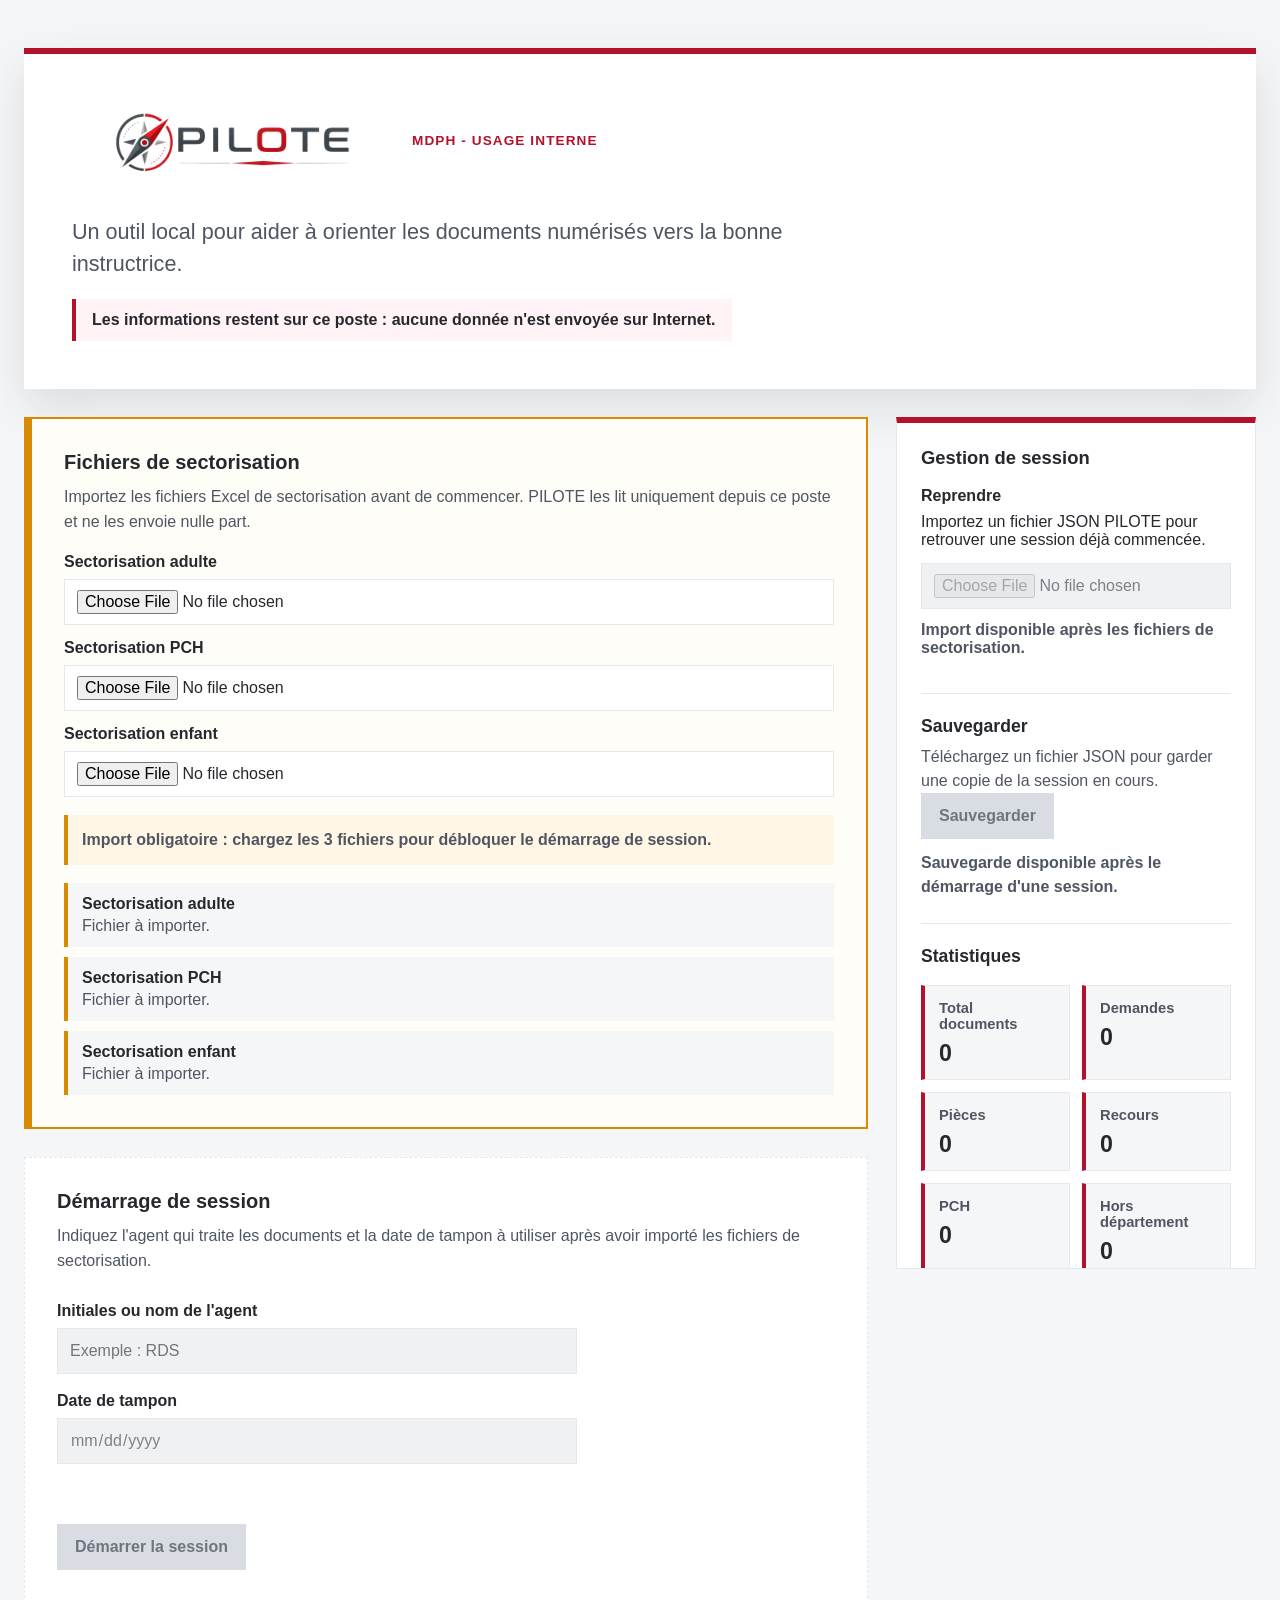
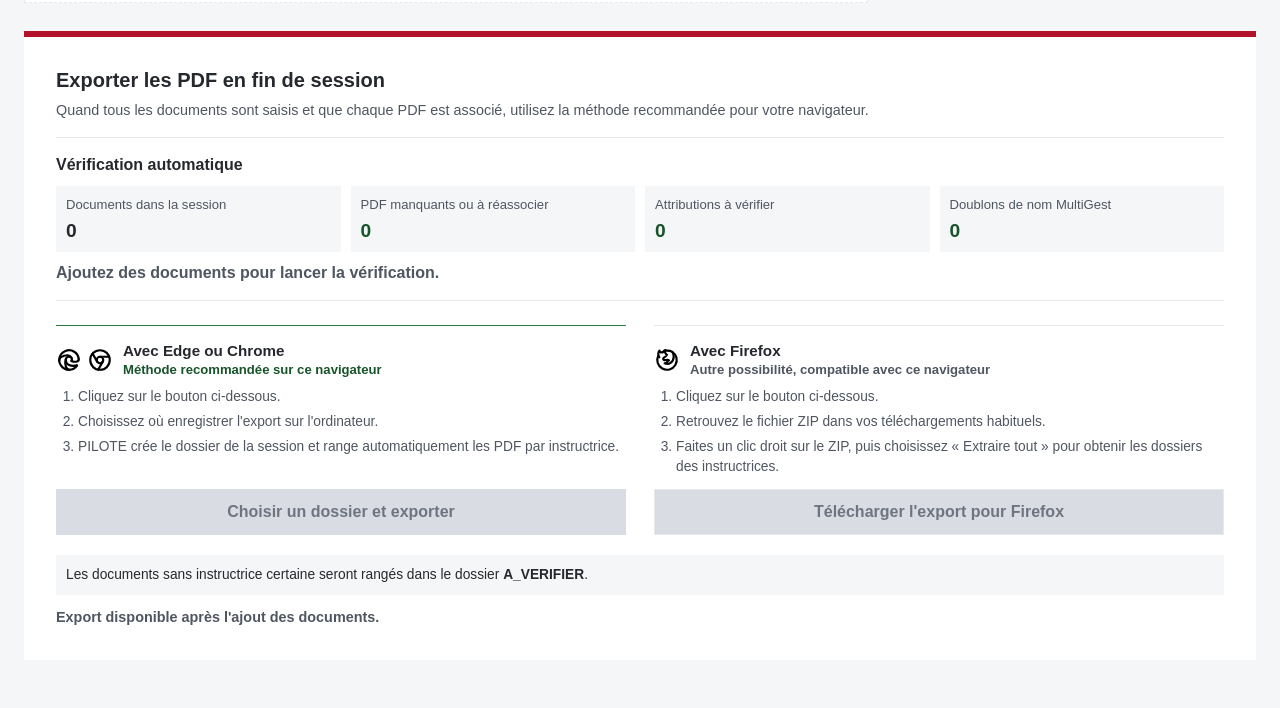
<file: index.html>
<!doctype html>
<html lang="fr">
  <head>
    <meta charset="UTF-8" />
    <meta name="viewport" content="width=device-width, initial-scale=1.0" />
    <title>PILOTE - Outil local de sectorisation</title>
    <link rel="icon" type="image/png" href="assets/favicon.png" />
    <link rel="stylesheet" href="style.css" />
    <script src="libs/xlsx.full.min.js" defer></script>
    <script src="libs/jszip.min.js" defer></script>
    <script src="app.js" defer></script>
  </head>
  <body>
    <main class="page-principale">
      <header class="bloc-presentation" aria-labelledby="app-title">
        <div class="ligne-logo">
          <img class="logo-pilote" src="assets/logo-header.png" alt="PILOTE" />
          <div class="texte-a-cote-du-logo">
            <p class="mention-usage-interne">MDPH - usage interne</p>
            <h1 id="app-title" class="titre-cache-pour-accessibilite">
              PILOTE
            </h1>
          </div>
        </div>

        <p class="texte-presentation">
          Un outil local pour aider à orienter les documents numérisés vers la
          bonne instructrice.
        </p>

        <p class="message-confidentialite">
          Les informations restent sur ce poste : aucune donnée n'est envoyée
          sur Internet.
        </p>
      </header>

      <div class="organisation-application">
        <div class="colonne-manipulations">
          <section class="zone-excel" aria-labelledby="excel-title">
            <h2 id="excel-title">Fichiers de sectorisation</h2>
            <p>
              Importez les fichiers Excel de sectorisation avant de commencer.
              PILOTE les lit uniquement depuis ce poste et ne les envoie nulle
              part.
            </p>

            <div class="liste-imports-excel">
              <div class="bloc-import-excel">
                <label for="fichier-sectorisation-adulte">
                  Sectorisation adulte
                </label>
                <input
                  id="fichier-sectorisation-adulte"
                  type="file"
                  accept=".xlsx,.xls"
                  aria-describedby="message-import-excel"
                />
              </div>

              <div class="bloc-import-excel">
                <label for="fichier-sectorisation-pch">Sectorisation PCH</label>
                <input
                  id="fichier-sectorisation-pch"
                  type="file"
                  accept=".xlsx,.xls"
                  aria-describedby="message-import-excel"
                />
              </div>

              <div class="bloc-import-excel">
                <label for="fichier-sectorisation-enfant">
                  Sectorisation enfant
                </label>
                <input
                  id="fichier-sectorisation-enfant"
                  type="file"
                  accept=".xlsx,.xls"
                  aria-describedby="message-import-excel"
                />
              </div>
            </div>

            <p
              id="message-import-excel"
              class="message-import-excel"
              aria-live="polite"
            >
              Import obligatoire : chargez les 3 fichiers pour débloquer le
              démarrage de session.
            </p>

            <ul id="liste-fichiers-excel" class="liste-fichiers-excel"></ul>
          </section>

          <section class="zone-demarrage-session" aria-labelledby="start-title">
            <h2 id="start-title">Démarrage de session</h2>
            <p>
              Indiquez l'agent qui traite les documents et la date de tampon à
              utiliser après avoir importé les fichiers de sectorisation.
            </p>

            <form
              id="formulaire-demarrage-session"
              class="formulaire-demarrage-session"
              novalidate
            >
              <div class="champ-formulaire">
                <label for="champ-agent">Initiales ou nom de l'agent</label>
                <input
                  id="champ-agent"
                  name="agent"
                  type="text"
                  autocomplete="off"
                  placeholder="Exemple : RDS"
                  aria-required="true"
                  disabled
                />
              </div>

              <div class="champ-formulaire">
                <label for="champ-date-tampon">Date de tampon</label>
                <input
                  id="champ-date-tampon"
                  name="tamponDate"
                  type="date"
                  aria-required="true"
                  disabled
                />
              </div>

              <p
                id="message-erreur-demarrage"
                class="message-erreur-formulaire"
                aria-live="polite"
              ></p>

              <button class="bouton-demarrer-session" type="submit" disabled>
                Démarrer la session
              </button>
            </form>

            <article
              id="carte-session-creee"
              class="carte-session-creee"
              hidden
            >
              <h3>Session créée</h3>
              <dl class="liste-informations-session">
                <div>
                  <dt>Agent</dt>
                  <dd id="valeur-agent-session"></dd>
                </div>
                <div>
                  <dt>Date de tampon</dt>
                  <dd id="valeur-date-session"></dd>
                </div>
                <div>
                  <dt>Session</dt>
                  <dd id="valeur-nom-session"></dd>
                </div>
              </dl>

              <p class="compteur-documents-session">
                Documents dans le lot :
                <span id="nombre-documents-session">0</span>
              </p>
            </article>
          </section>

          <section
            id="zone-documents"
            class="zone-documents"
            aria-labelledby="documents-title"
            hidden
          >
            <h2 id="documents-title">Documents du lot</h2>

            <div class="organisation-documents">
              <section
                class="zone-ajout-document"
                aria-labelledby="ajout-document-title"
              >
                <h3 id="ajout-document-title">Ajouter un document</h3>

                <form
                  id="formulaire-document"
                  class="formulaire-document"
                  novalidate
                >
                  <div class="champ-formulaire">
                    <label for="champ-nom-multigest">Nom MultiGest</label>
                    <input
                      id="champ-nom-multigest"
                      name="multigestFileName"
                      type="text"
                      autocomplete="off"
                      placeholder="Nom du document dans MultiGest"
                      aria-required="true"
                    />
                  </div>

                  <div class="champ-formulaire">
                    <label for="champ-public">Public</label>
                    <select
                      id="champ-public"
                      name="publicType"
                      aria-required="true"
                    >
                      <option value="">Sélectionner</option>
                      <option value="adulte">Adulte</option>
                      <option value="enfant">Enfant</option>
                    </select>
                  </div>

                  <div class="champ-formulaire">
                    <label for="champ-type-document">Type de document</label>
                    <select
                      id="champ-type-document"
                      name="documentType"
                      aria-required="true"
                    >
                      <option value="">Sélectionner</option>
                      <option value="demande">Demande</option>
                      <option value="piece_complementaire">
                        Pièce complémentaire
                      </option>
                      <option value="recours">Recours</option>
                    </select>
                  </div>

                  <div class="champ-formulaire">
                    <label for="champ-ville">Ville</label>
                    <input
                      id="champ-ville"
                      name="city"
                      type="text"
                      autocomplete="off"
                      list="suggestions-villes"
                      placeholder="Ville de résidence"
                    />
                    <datalist id="suggestions-villes"></datalist>
                  </div>

                  <div class="champ-formulaire">
                    <label for="champ-gevasco">École / GEVASCO</label>
                    <input
                      id="champ-gevasco"
                      name="gevascoSchoolOrCity"
                      type="text"
                      autocomplete="off"
                      list="suggestions-ecoles-gevasco"
                      placeholder="École ou ville GEVASCO si besoin"
                    />
                    <datalist id="suggestions-ecoles-gevasco"></datalist>
                  </div>

                  <div class="champ-formulaire">
                    <label for="champ-instructrice-manuelle">
                      Instructrice (à compléter uniquement si la recherche
                      n'aboutit pas ou pour une situation particulière)
                    </label>
                    <input
                      id="champ-instructrice-manuelle"
                      name="manualInstructor"
                      type="text"
                      autocomplete="off"
                      list="suggestions-instructrices"
                      placeholder="À remplir seulement si besoin"
                    />
                    <datalist id="suggestions-instructrices"></datalist>
                  </div>

                  <div class="champ-formulaire">
                    <label for="champ-pdf-document">PDF associé</label>
                    <input
                      id="champ-pdf-document"
                      name="pdfFile"
                      type="file"
                      accept="application/pdf,.pdf"
                    />
                    <p id="message-pdf-actuel" class="message-pdf-actuel"></p>
                  </div>

                  <div class="cases-formulaire">
                    <label>
                      <input id="champ-pch" name="pchOnly" type="checkbox" />
                      PCH uniquement
                    </label>

                    <label>
                      <input
                        id="champ-hors-departement"
                        name="outOfDepartment"
                        type="checkbox"
                      />
                      Hors département
                    </label>
                  </div>

                  <p
                    id="message-erreur-document"
                    class="message-erreur-formulaire"
                    aria-live="polite"
                  ></p>

                  <button class="bouton-ajouter-document" type="submit">
                    Ajouter le document
                  </button>

                  <button
                    id="bouton-annuler-modification"
                    class="bouton-annuler-modification"
                    type="button"
                    hidden
                  >
                    Annuler la modification
                  </button>
                </form>
              </section>

              <section
                class="zone-liste-documents"
                aria-labelledby="liste-documents-title"
              >
                <h3 id="liste-documents-title">
                  Documents ajoutés (<span id="nombre-documents-liste">0</span>)
                </h3>
                <div
                  class="filtres-documents"
                  aria-label="Recherche et filtres des documents"
                >
                  <label class="champ-filtre-recherche">
                    Rechercher un nom MultiGest
                    <input
                      id="recherche-documents"
                      type="search"
                      placeholder="Saisir un nom"
                    />
                  </label>

                  <label>
                    Statut PDF
                    <select id="filtre-pdf">
                      <option value="">Tous les PDF</option>
                      <option value="present">PDF associé</option>
                      <option value="manquant">
                        PDF manquant ou à réassocier
                      </option>
                    </select>
                  </label>

                  <label>
                    Instructrice
                    <select id="filtre-instructrice">
                      <option value="">Toutes les instructrices</option>
                    </select>
                  </label>

                  <label>
                    Type de document
                    <select id="filtre-type-document">
                      <option value="">Tous les types</option>
                      <option value="demande">Demande</option>
                      <option value="piece_complementaire">
                        Pièce complémentaire
                      </option>
                      <option value="recours">Recours</option>
                    </select>
                  </label>

                  <button
                    id="bouton-effacer-filtres"
                    class="bouton-effacer-filtres"
                    type="button"
                  >
                    Effacer les filtres
                  </button>
                </div>
                <p
                  id="nombre-resultats-filtres"
                  class="nombre-resultats-filtres"
                  hidden
                ></p>
                <p id="message-liste-vide" class="message-liste-vide">
                  Aucun document ajouté pour le moment.
                </p>
                <p id="message-aucun-resultat" class="message-liste-vide" hidden>
                  Aucun document ne correspond aux filtres sélectionnés.
                </p>
                <div id="liste-documents" class="liste-documents"></div>
              </section>
            </div>
          </section>
        </div>

        <aside
          class="panneau-actions-session"
          aria-labelledby="actions-session-title"
        >
          <h2 id="actions-session-title">Gestion de session</h2>

          <section class="zone-reprise-session">
            <h3>Reprendre</h3>
            <p>
              Importez un fichier JSON PILOTE pour retrouver une session déjà
              commencée.
            </p>
            <input
              id="fichier-session-json"
              type="file"
              accept="application/json,.json"
              disabled
            />
            <p
              id="message-import-session"
              class="message-import-session"
              aria-live="polite"
            >
              Import disponible après les fichiers de sectorisation.
            </p>
          </section>

          <section
            class="zone-sauvegarde-session"
            aria-labelledby="sauvegarde-session-title"
          >
            <h3 id="sauvegarde-session-title">Sauvegarder</h3>
            <p>
              Téléchargez un fichier JSON pour garder une copie de la session en
              cours.
            </p>
            <button
              id="bouton-sauvegarder-session"
              class="bouton-sauvegarder-session"
              type="button"
              disabled
            >
              Sauvegarder
            </button>
            <p
              id="message-sauvegarde-session"
              class="message-sauvegarde-session"
              aria-live="polite"
            >
              Sauvegarde disponible après le démarrage d'une session.
            </p>
          </section>

          <section
            class="zone-statistiques"
            aria-labelledby="statistiques-title"
          >
            <h3 id="statistiques-title">Statistiques</h3>

            <div class="grille-statistiques" aria-label="Statistiques du lot">
              <article class="carte-statistique">
                <span class="libelle-statistique">Total documents</span>
                <strong id="stat-total-documents">0</strong>
              </article>

              <article class="carte-statistique">
                <span class="libelle-statistique">Demandes</span>
                <strong id="stat-demandes">0</strong>
              </article>

              <article class="carte-statistique">
                <span class="libelle-statistique">Pièces</span>
                <strong id="stat-pieces">0</strong>
              </article>

              <article class="carte-statistique">
                <span class="libelle-statistique">Recours</span>
                <strong id="stat-recours">0</strong>
              </article>

              <article class="carte-statistique">
                <span class="libelle-statistique">PCH</span>
                <strong id="stat-pch">0</strong>
              </article>

              <article class="carte-statistique">
                <span class="libelle-statistique">Hors département</span>
                <strong id="stat-hors-departement">0</strong>
              </article>
            </div>

            <div class="bloc-statistiques-instructrices">
              <h4>Par instructrice</h4>
              <p
                id="message-statistiques-instructrices-vide"
                class="message-statistiques-vide"
              >
                Aucun document attribué pour le moment.
              </p>
              <div
                id="liste-statistiques-instructrices"
                class="liste-statistiques-instructrices"
              ></div>
            </div>
          </section>
        </aside>
      </div>

      <section
        class="zone-export-pdf"
        aria-labelledby="export-pdf-title"
      >
        <h2 id="export-pdf-title">Exporter les PDF en fin de session</h2>
        <p class="introduction-export">
          Quand tous les documents sont saisis et que chaque PDF est associé,
          utilisez la méthode recommandée pour votre navigateur.
        </p>

        <section
          class="controle-avant-export"
          aria-labelledby="controle-export-title"
        >
          <h3 id="controle-export-title">Vérification automatique</h3>
          <ul class="liste-controles-export">
            <li>
              <span>Documents dans la session</span>
              <strong id="controle-total-documents">0</strong>
            </li>
            <li>
              <span>PDF manquants ou à réassocier</span>
              <strong id="controle-pdf-manquants">0</strong>
            </li>
            <li>
              <span>Attributions à vérifier</span>
              <strong id="controle-attributions-verifier">0</strong>
            </li>
            <li>
              <span>Doublons de nom MultiGest</span>
              <strong id="controle-doublons">0</strong>
            </li>
          </ul>
          <p
            id="resume-controle-export"
            class="resume-controle-export"
            aria-live="polite"
          >
            Ajoutez des documents pour lancer la vérification.
          </p>
        </section>

        <div class="methodes-export">
          <div id="methode-export-dossiers" class="methode-export">
            <div class="entete-methode-export">
              <span class="navigateurs-export">
                <img src="assets/microsoft-edge.svg" alt="Microsoft Edge" />
                <img src="assets/google-chrome.svg" alt="Google Chrome" />
              </span>
              <span class="titre-methode-export">
                <strong>Avec Edge ou Chrome</strong>
                <small
                  id="statut-export-dossiers"
                  class="statut-methode-export"
                ></small>
              </span>
            </div>

            <ol class="etapes-export">
              <li>Cliquez sur le bouton ci-dessous.</li>
              <li>Choisissez où enregistrer l'export sur l'ordinateur.</li>
              <li>
                PILOTE crée le dossier de la session et range automatiquement
                les PDF par instructrice.
              </li>
            </ol>

            <button
              id="bouton-exporter-dossiers"
              class="bouton-exporter-dossiers"
              type="button"
              disabled
            >
              Choisir un dossier et exporter
            </button>
          </div>

          <div id="methode-export-zip" class="methode-export">
            <div class="entete-methode-export">
              <span class="navigateurs-export">
                <img src="assets/firefox.svg" alt="Mozilla Firefox" />
              </span>
              <span class="titre-methode-export">
                <strong>Avec Firefox</strong>
                <small
                  id="statut-export-zip"
                  class="statut-methode-export"
                ></small>
              </span>
            </div>

            <ol class="etapes-export">
              <li>Cliquez sur le bouton ci-dessous.</li>
              <li>
                Retrouvez le fichier ZIP dans vos téléchargements habituels.
              </li>
              <li>
                Faites un clic droit sur le ZIP, puis choisissez
                « Extraire tout » pour obtenir les dossiers des instructrices.
              </li>
            </ol>

            <button
              id="bouton-exporter-zip"
              class="bouton-exporter-zip"
              type="button"
              disabled
            >
              Télécharger l'export pour Firefox
            </button>
          </div>
        </div>

        <p class="precision-export">
          Les documents sans instructrice certaine seront rangés dans le
          dossier <strong>A_VERIFIER</strong>.
        </p>

        <p
          id="message-export-pdf"
          class="message-export-pdf"
          aria-live="polite"
        >
          Export disponible après l'ajout des documents.
        </p>
      </section>
    </main>
  </body>
</html>
</file>
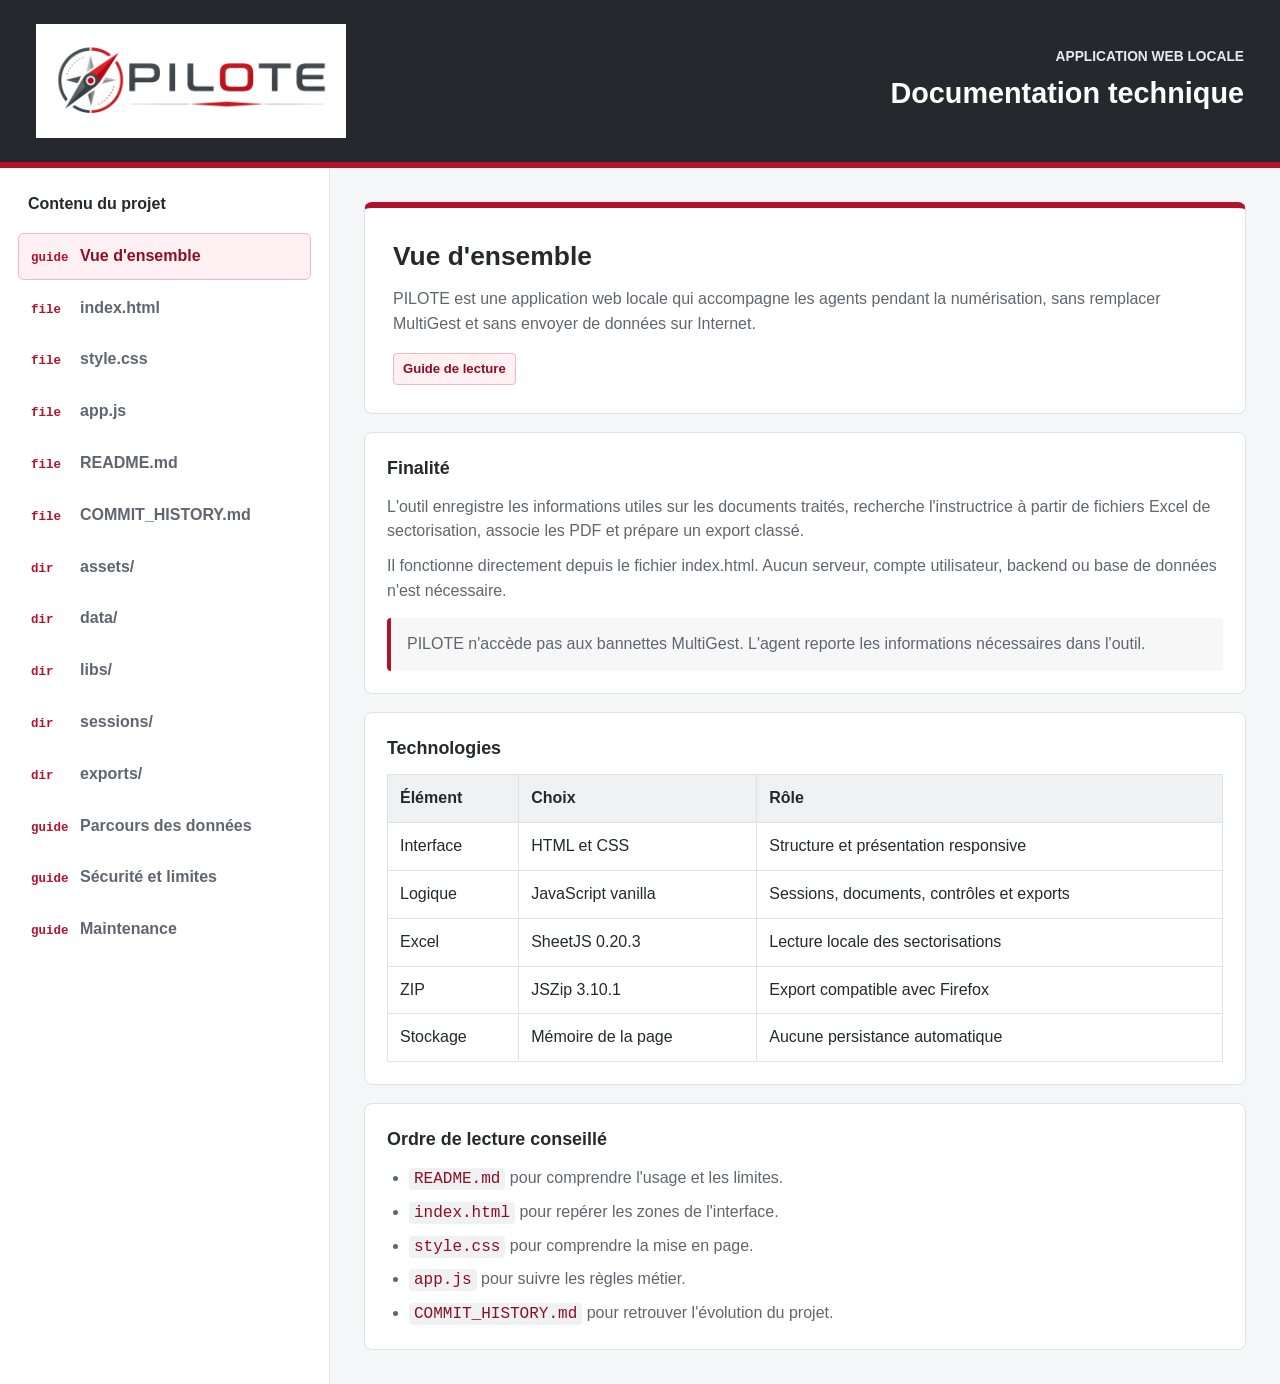
<file: documentation_pilote.html>
<!doctype html>
<html lang="fr">
  <head>
    <meta charset="utf-8" />
    <meta name="viewport" content="width=device-width, initial-scale=1" />
    <title>Documentation technique - PILOTE</title>
    <link rel="icon" href="assets/favicon.png" type="image/png" />
    <style>
      :root {
        --red: #b3122d;
        --red-dark: #8d0e23;
        --red-light: #fff1f3;
        --text: #25282d;
        --muted: #5f6670;
        --border: #dfe2e7;
        --page: #f5f6f8;
        --panel: #ffffff;
        --code: #f0f1f3;
        --success: #18794e;
        --warning: #a15c00;
      }

      * {
        box-sizing: border-box;
      }

      html {
        scroll-behavior: smooth;
      }

      body {
        margin: 0;
        color: var(--text);
        background: var(--page);
        font-family: Arial, Helvetica, sans-serif;
        line-height: 1.55;
      }

      button {
        font: inherit;
      }

      .page-header {
        display: flex;
        align-items: center;
        justify-content: space-between;
        gap: 32px;
        min-height: 116px;
        padding: 24px 36px;
        color: #ffffff;
        background: #25282d;
        border-bottom: 6px solid var(--red);
      }

      .page-header img {
        width: min(310px, 45vw);
        height: auto;
        padding: 10px 14px;
        background: #ffffff;
      }

      .page-header-title {
        text-align: right;
      }

      .page-header-title p,
      .page-header-title h1 {
        margin: 0;
      }

      .page-header-title p {
        color: #e9eaec;
        font-size: 0.86rem;
        font-weight: 700;
        text-transform: uppercase;
      }

      .page-header-title h1 {
        margin-top: 4px;
        font-size: 1.8rem;
      }

      .documentation-layout {
        display: grid;
        grid-template-columns: 330px minmax(0, 1fr);
        min-height: calc(100vh - 116px);
      }

      .navigation-panel {
        padding: 24px 18px;
        overflow: auto;
        background: #ffffff;
        border-right: 1px solid var(--border);
      }

      .navigation-title {
        margin: 0 10px 16px;
        font-size: 1rem;
      }

      .navigation-list {
        display: grid;
        gap: 5px;
      }

      .navigation-button {
        width: 100%;
        padding: 10px 12px;
        color: var(--muted);
        background: transparent;
        border: 1px solid transparent;
        border-radius: 6px;
        cursor: pointer;
        font-weight: 700;
        text-align: left;
      }

      .navigation-button:hover,
      .navigation-button:focus-visible {
        color: var(--red-dark);
        background: var(--red-light);
        outline: none;
      }

      .navigation-button.is-active {
        color: var(--red-dark);
        background: var(--red-light);
        border-color: #efb7c1;
      }

      .navigation-button[data-depth="1"] {
        padding-left: 30px;
      }

      .file-kind {
        display: inline-block;
        min-width: 42px;
        margin-right: 7px;
        color: var(--red);
        font-family: Consolas, "Courier New", monospace;
        font-size: 0.78rem;
      }

      .documentation-content {
        min-width: 0;
        padding: 34px;
      }

      .documentation-content:focus {
        outline: none;
      }

      .documentation-article {
        max-width: 1080px;
        margin: 0 auto;
      }

      .article-header,
      .content-card {
        background: var(--panel);
        border: 1px solid var(--border);
        border-radius: 8px;
      }

      .article-header {
        padding: 28px;
        border-top: 6px solid var(--red);
      }

      .article-header h2,
      .article-header p {
        margin: 0;
      }

      .article-header h2 {
        font-size: 1.65rem;
      }

      .article-header p {
        margin-top: 10px;
        color: var(--muted);
      }

      .article-tag {
        display: inline-block;
        margin-top: 16px;
        padding: 5px 9px;
        color: var(--red-dark);
        background: var(--red-light);
        border: 1px solid #efb7c1;
        border-radius: 4px;
        font-size: 0.82rem;
        font-weight: 700;
      }

      .content-card {
        margin-top: 18px;
        padding: 22px;
      }

      .content-card h3 {
        margin: 0 0 12px;
        font-size: 1.12rem;
      }

      .content-card p {
        margin: 0 0 10px;
        color: var(--muted);
      }

      .content-card p:last-child {
        margin-bottom: 0;
      }

      .content-list {
        margin: 0;
        padding-left: 22px;
        color: var(--muted);
      }

      .content-list li + li {
        margin-top: 8px;
      }

      .information-table {
        width: 100%;
        margin-top: 10px;
        border-collapse: collapse;
      }

      .information-table th,
      .information-table td {
        padding: 11px 12px;
        border: 1px solid var(--border);
        text-align: left;
        vertical-align: top;
      }

      .information-table th {
        color: var(--text);
        background: #f0f1f3;
      }

      code {
        padding: 2px 5px;
        color: var(--red-dark);
        background: var(--code);
        border-radius: 4px;
        font-family: Consolas, "Courier New", monospace;
      }

      .notice {
        margin-top: 14px;
        padding: 14px 16px;
        color: var(--muted);
        background: #f7f7f8;
        border-left: 4px solid var(--red);
        border-radius: 4px;
      }

      .notice.success {
        border-left-color: var(--success);
      }

      .notice.warning {
        border-left-color: var(--warning);
      }

      @media (max-width: 850px) {
        .page-header {
          align-items: flex-start;
          flex-direction: column;
        }

        .page-header-title {
          text-align: left;
        }

        .documentation-layout {
          grid-template-columns: 1fr;
        }

        .navigation-panel {
          max-height: 330px;
          border-right: 0;
          border-bottom: 1px solid var(--border);
        }

        .documentation-content {
          padding: 22px 14px;
        }

        .information-table {
          display: block;
          overflow-x: auto;
        }
      }
    </style>
  </head>
  <body>
    <header class="page-header">
      <img src="assets/logo-header.png" alt="PILOTE" />
      <div class="page-header-title">
        <p>Application web locale</p>
        <h1>Documentation technique</h1>
      </div>
    </header>

    <div class="documentation-layout">
      <aside class="navigation-panel" aria-label="Navigation dans la documentation">
        <h2 class="navigation-title">Contenu du projet</h2>
        <nav id="documentation-navigation" class="navigation-list"></nav>
      </aside>

      <main id="documentation-content" class="documentation-content" tabindex="-1"></main>
    </div>

    <script>
      "use strict";

      const navigationItems = [
        { id: "overview", label: "Vue d'ensemble", kind: "guide", depth: 0 },
        { id: "index", label: "index.html", kind: "file", depth: 0 },
        { id: "style", label: "style.css", kind: "file", depth: 0 },
        { id: "app", label: "app.js", kind: "file", depth: 0 },
        { id: "readme", label: "README.md", kind: "file", depth: 0 },
        { id: "history", label: "COMMIT_HISTORY.md", kind: "file", depth: 0 },
        { id: "assets", label: "assets/", kind: "dir", depth: 0 },
        { id: "data", label: "data/", kind: "dir", depth: 0 },
        { id: "libs", label: "libs/", kind: "dir", depth: 0 },
        { id: "sessions", label: "sessions/", kind: "dir", depth: 0 },
        { id: "exports", label: "exports/", kind: "dir", depth: 0 },
        { id: "workflow", label: "Parcours des données", kind: "guide", depth: 0 },
        { id: "security", label: "Sécurité et limites", kind: "guide", depth: 0 },
        { id: "maintenance", label: "Maintenance", kind: "guide", depth: 0 }
      ];

      const documentationPages = {
        overview: {
          title: "Vue d'ensemble",
          kind: "Guide de lecture",
          summary:
            "PILOTE est une application web locale qui accompagne les agents pendant la numérisation, sans remplacer MultiGest et sans envoyer de données sur Internet.",
          sections: [
            {
              title: "Finalité",
              paragraphs: [
                "L'outil enregistre les informations utiles sur les documents traités, recherche l'instructrice à partir de fichiers Excel de sectorisation, associe les PDF et prépare un export classé.",
                "Il fonctionne directement depuis le fichier index.html. Aucun serveur, compte utilisateur, backend ou base de données n'est nécessaire."
              ],
              notice:
                "PILOTE n'accède pas aux bannettes MultiGest. L'agent reporte les informations nécessaires dans l'outil."
            },
            {
              title: "Technologies",
              table: {
                headers: ["Élément", "Choix", "Rôle"],
                rows: [
                  ["Interface", "HTML et CSS", "Structure et présentation responsive"],
                  ["Logique", "JavaScript vanilla", "Sessions, documents, contrôles et exports"],
                  ["Excel", "SheetJS 0.20.3", "Lecture locale des sectorisations"],
                  ["ZIP", "JSZip 3.10.1", "Export compatible avec Firefox"],
                  ["Stockage", "Mémoire de la page", "Aucune persistance automatique"]
                ]
              }
            },
            {
              title: "Ordre de lecture conseillé",
              list: [
                "<code>README.md</code> pour comprendre l'usage et les limites.",
                "<code>index.html</code> pour repérer les zones de l'interface.",
                "<code>style.css</code> pour comprendre la mise en page.",
                "<code>app.js</code> pour suivre les règles métier.",
                "<code>COMMIT_HISTORY.md</code> pour retrouver l'évolution du projet."
              ]
            }
          ]
        },
        index: {
          title: "index.html",
          kind: "Interface",
          summary:
            "Point d'entrée ouvert par l'agent. Ce fichier contient la structure complète de l'écran et charge les styles, les bibliothèques locales et la logique JavaScript.",
          sections: [
            {
              title: "Zones principales",
              list: [
                "Import obligatoire des trois fichiers de sectorisation.",
                "Démarrage de la session avec l'agent et la date de tampon.",
                "Formulaire d'ajout ou de modification d'un document.",
                "Liste, recherche et filtres des documents.",
                "Gestion de la sauvegarde JSON et statistiques.",
                "Contrôle préalable et choix de la méthode d'export."
              ]
            },
            {
              title: "Chargement local",
              paragraphs: [
                "Le navigateur charge <code>style.css</code>, <code>libs/xlsx.full.min.js</code>, <code>libs/jszip.min.js</code> puis <code>app.js</code>.",
                "Toutes les dépendances sont présentes dans le dossier du projet. Aucune ressource distante n'est appelée."
              ],
              notice:
                "L'ordre des scripts est important : SheetJS et JSZip doivent être disponibles avant l'exécution de app.js."
            }
          ]
        },
        style: {
          title: "style.css",
          kind: "Présentation",
          summary:
            "Feuille de styles unique utilisant la palette institutionnelle rouge, gris et blanc de PILOTE.",
          sections: [
            {
              title: "Principes visuels",
              list: [
                "Rouge PILOTE <code>#b3122d</code> pour l'identité et les actions principales.",
                "Panneaux blancs sur fond gris clair pour faciliter la lecture.",
                "États jaune, vert et rouge pour l'attente, la réussite et les erreurs.",
                "Panneau de session fixe sur les grands écrans.",
                "Liste de documents avec défilement indépendant du formulaire."
              ]
            },
            {
              title: "Responsive",
              table: {
                headers: ["Largeur", "Adaptation"],
                rows: [
                  ["1100 px ou moins", "Réorganisation des contrôles et statistiques"],
                  ["900 px ou moins", "Passage progressif vers une seule colonne"],
                  ["720 px ou moins", "Formulaire et liste empilés"],
                  ["640 px ou moins", "Contrôle d'export sur une colonne"],
                  ["420 px ou moins", "En-tête et logo adaptés aux petits écrans"]
                ]
              }
            }
          ]
        },
        app: {
          title: "app.js",
          kind: "Logique métier",
          summary:
            "Ce fichier contient l'ensemble du fonctionnement de PILOTE. Les fonctions sont regroupées par parcours utilisateur et utilisent des noms explicites.",
          sections: [
            {
              title: "État conservé en mémoire",
              table: {
                headers: ["Objet", "Contenu"],
                rows: [
                  ["<code>currentSession</code>", "Agent, date, identifiant, création et documents"],
                  ["<code>excelData</code>", "Fichiers validés, lignes utiles et suggestions"],
                  ["<code>editedDocumentId</code>", "Document en cours de modification"],
                  ["<code>lastSavedSessionSignature</code>", "Détection des changements non sauvegardés"]
                ]
              }
            },
            {
              title: "Grandes responsabilités",
              list: [
                "Lire et valider les fichiers Excel.",
                "Normaliser les recherches sans accents, tirets ou différences de casse.",
                "Créer et restaurer les sessions.",
                "Ajouter, modifier, supprimer et filtrer les documents.",
                "Déterminer l'instructrice et gérer les situations à vérifier.",
                "Contrôler les PDF et les doublons.",
                "Calculer les statistiques.",
                "Exporter vers des dossiers directs ou un ZIP."
              ]
            },
            {
              title: "Règles de sectorisation",
              table: {
                headers: ["Situation", "Recherche"],
                rows: [
                  ["Adulte", "Ville dans la sectorisation adulte"],
                  ["PCH", "Ville dans la sectorisation PCH"],
                  ["Enfant", "École et ville, puis ville si nécessaire"],
                  ["Recours", "Attribution signalée à vérifier"],
                  ["Hors département", "Attribution signalée à vérifier"],
                  ["Correction manuelle", "Nom saisi par l'agent, rapproché des références Excel"]
                ]
              },
              notice:
                "Une école homonyme située dans une autre ville n'est pas utilisée pour attribuer une instructrice."
            }
          ]
        },
        readme: {
          title: "README.md",
          kind: "Documentation utilisateur",
          summary:
            "Notice principale destinée aux agents, à la DNUM et aux personnes qui découvrent le projet.",
          sections: [
            {
              title: "Contenu",
              list: [
                "Finalité et confidentialité.",
                "Prérequis et procédure d'ouverture.",
                "Parcours d'utilisation complet.",
                "Sectorisation, PDF, sauvegarde et export.",
                "Compatibilité des navigateurs.",
                "Dépannage, limites connues et informations de développement."
              ]
            }
          ]
        },
        history: {
          title: "COMMIT_HISTORY.md",
          kind: "Historique",
          summary:
            "Journal lisible des étapes de développement, des décisions prises et des difficultés rencontrées.",
          sections: [
            {
              title: "Utilité",
              paragraphs: [
                "Ce fichier complète l'historique Git avec une explication fonctionnelle de chaque évolution.",
                "Il permet notamment de retrouver les choix concernant les navigateurs, les sectorisations, la sauvegarde, les PDF et l'ergonomie responsive."
              ]
            }
          ]
        },
        assets: {
          title: "assets/",
          kind: "Ressources graphiques",
          summary:
            "Éléments visuels utilisés par l'application et informations sur leur origine.",
          sections: [
            {
              title: "Fichiers principaux",
              table: {
                headers: ["Fichier", "Rôle"],
                rows: [
                  ["<code>logo-header.png</code>", "Logo PILOTE affiché dans l'en-tête"],
                  ["<code>favicon.png</code>", "Icône de l'onglet du navigateur"],
                  ["<code>empty-icon.svg</code>", "État sans PDF"],
                  ["<code>pdf-icon.svg</code>", "État avec PDF"],
                  ["Icônes des navigateurs", "Présentation des méthodes d'export"],
                  ["<code>README.md</code> et licence", "Provenance et conditions d'utilisation"]
                ]
              }
            }
          ]
        },
        data: {
          title: "data/",
          kind: "Données de référence",
          summary:
            "Emplacement de rangement des sectorisations de travail. Le navigateur ne les charge pas automatiquement.",
          sections: [
            {
              title: "Fichiers présents",
              list: [
                "<code>sectorisation_adulte.xlsx</code>",
                "<code>sectorisation_pch.xlsx</code>",
                "<code>sectorisation_enfant.xlsx</code>"
              ],
              notice:
                "Pour respecter les restrictions de sécurité du navigateur, l'agent sélectionne lui-même chaque fichier à l'ouverture de PILOTE."
            },
            {
              title: "Colonnes reconnues",
              table: {
                headers: ["Sectorisation", "Colonnes attendues"],
                rows: [
                  ["Adulte", "Commune, Assistant de gestion"],
                  ["PCH", "Commune, Instructeur PCH"],
                  ["Enfant", "Nom, Commune, Instructrice enfant"]
                ]
              }
            }
          ]
        },
        libs: {
          title: "libs/",
          kind: "Bibliothèques locales",
          summary:
            "Dépendances tierces livrées avec PILOTE afin que l'application fonctionne sans connexion Internet.",
          sections: [
            {
              title: "Bibliothèques",
              table: {
                headers: ["Fichier", "Rôle", "Licence"],
                rows: [
                  ["<code>xlsx.full.min.js</code>", "Lecture des fichiers Excel avec SheetJS", "Apache 2.0"],
                  ["<code>jszip.min.js</code>", "Création de l'export ZIP", "MIT"]
                ]
              },
              notice:
                "Les fichiers minifiés ne sont pas le code métier de PILOTE. Leur documentation et leur licence sont conservées dans ce dossier."
            }
          ]
        },
        sessions: {
          title: "sessions/",
          kind: "Emplacement réservé",
          summary:
            "Repère prévu pour ranger les sauvegardes JSON si l'organisation locale le souhaite.",
          sections: [
            {
              title: "Comportement réel",
              paragraphs: [
                "Une page web ne peut pas écrire automatiquement dans ce dossier. Le navigateur télécharge la sauvegarde dans l'emplacement configuré par l'utilisateur.",
                "Le JSON contient les informations de la session, mais pas le contenu des PDF."
              ],
              notice:
                "Après restauration d'un JSON, les PDF doivent être associés de nouveau. Une sauvegarde complète avec PDF fait partie des évolutions envisageables."
            }
          ]
        },
        exports: {
          title: "exports/",
          kind: "Emplacement réservé",
          summary:
            "Repère prévu pour ranger les exports. La destination réelle est choisie ou gérée par le navigateur.",
          sections: [
            {
              title: "Selon le navigateur",
              table: {
                headers: ["Navigateur", "Méthode"],
                rows: [
                  ["Edge / Chrome", "Choix d'un dossier puis création directe des sous-dossiers"],
                  ["Firefox", "Téléchargement d'un ZIP à extraire"]
                ]
              }
            },
            {
              title: "Organisation obtenue",
              paragraphs: [
                "Un dossier porte le nom de la session. Chaque instructrice possède ensuite son propre sous-dossier.",
                "Les situations non résolues vont dans <code>A_VERIFIER</code>. Les PDF reprennent le nom MultiGest et utilisent les suffixes <code>_002</code>, <code>_003</code> en cas de doublon."
              ]
            }
          ]
        },
        workflow: {
          title: "Parcours des données",
          kind: "Flux fonctionnel",
          summary:
            "Les données restent dans la page ouverte jusqu'à une action explicite de sauvegarde ou d'export.",
          sections: [
            {
              title: "De l'ouverture à l'export",
              table: {
                headers: ["Étape", "Traitement"],
                rows: [
                  ["1. Excel", "Lecture locale et construction des références"],
                  ["2. Session", "Création d'un espace de travail en mémoire"],
                  ["3. Document", "Saisie et attribution de l'instructrice"],
                  ["4. PDF", "Accès temporaire au fichier sélectionné"],
                  ["5. JSON", "Téléchargement des données structurées sans PDF"],
                  ["6. Export", "Écriture des PDF dans des dossiers ou dans un ZIP"]
                ]
              }
            },
            {
              title: "Absence de transmission réseau",
              paragraphs: [
                "Aucune fonction du projet n'envoie les fichiers vers une API, un serveur ou un service distant.",
                "Les seules lectures concernent les fichiers choisis explicitement par l'agent."
              ],
              notice:
                "La mémoire de la page est temporaire : fermer ou actualiser l'onglet supprime la session non sauvegardée."
            }
          ]
        },
        security: {
          title: "Sécurité et limites",
          kind: "Points de vigilance",
          summary:
            "PILOTE limite les accès au poste et valide les entrées, mais reste soumis au modèle de sécurité des navigateurs.",
          sections: [
            {
              title: "Mesures présentes",
              list: [
                "Validation de la structure des fichiers Excel.",
                "Contrôle de la signature réelle des PDF.",
                "Validation du format des sauvegardes JSON.",
                "Détection des doublons et des attributions incertaines.",
                "Blocage de l'export lorsqu'un PDF manque.",
                "Avertissement avant de quitter une session modifiée."
              ]
            },
            {
              title: "Limites connues",
              list: [
                "Pas de sauvegarde automatique.",
                "Les PDF ne sont pas inclus dans le JSON.",
                "Pas d'accès direct à MultiGest.",
                "Pas de journal d'activité centralisé.",
                "La création directe de dossiers n'est pas disponible dans Firefox.",
                "La qualité des attributions dépend des fichiers Excel importés."
              ],
              notice:
                "Les données utilisées sont potentiellement sensibles. Les règles internes de stockage, de conservation et d'accès restent applicables aux sauvegardes et exports.",
              noticeType: "warning"
            }
          ]
        },
        maintenance: {
          title: "Maintenance",
          kind: "Guide technique",
          summary:
            "Le projet est volontairement réduit à trois fichiers applicatifs principaux et deux bibliothèques tierces.",
          sections: [
            {
              title: "Contrôles après modification",
              list: [
                "Ouvrir <code>index.html</code> dans Edge, Chrome et Firefox.",
                "Importer les trois sectorisations réelles.",
                "Tester adulte, enfant, PCH, recours et hors département.",
                "Tester ajout, modification, suppression, filtres et statistiques.",
                "Sauvegarder puis restaurer une session JSON.",
                "Tester l'export direct et l'export ZIP.",
                "Vérifier l'affichage sur écran large et étroit."
              ]
            },
            {
              title: "Fichiers à mettre à jour ensemble",
              table: {
                headers: ["Modification", "Documentation associée"],
                rows: [
                  ["Comportement utilisateur", "README.md"],
                  ["Évolution fonctionnelle", "COMMIT_HISTORY.md"],
                  ["Architecture ou dépendance", "Cette documentation et les spécifications"],
                  ["Ressource tierce", "Licence et README du dossier concerné"]
                ]
              }
            }
          ]
        }
      };

      const navigation = document.getElementById("documentation-navigation");
      const content = document.getElementById("documentation-content");

      navigationItems.forEach((item) => {
        const button = document.createElement("button");

        button.type = "button";
        button.className = "navigation-button";
        button.dataset.pageId = item.id;
        button.dataset.depth = item.depth;
        button.innerHTML =
          `<span class="file-kind">${item.kind}</span>` +
          `<span>${item.label}</span>`;
        button.addEventListener("click", () => showDocumentationPage(item.id));
        navigation.appendChild(button);
      });

      function showDocumentationPage(pageId) {
        const page = documentationPages[pageId];

        if (!page) {
          return;
        }

        document.querySelectorAll(".navigation-button").forEach((button) => {
          button.classList.toggle("is-active", button.dataset.pageId === pageId);
        });

        content.innerHTML = buildPageHtml(page);
        content.focus({ preventScroll: true });
        window.scrollTo({ top: 0, behavior: "smooth" });
      }

      function buildPageHtml(page) {
        return `
          <article class="documentation-article">
            <header class="article-header">
              <h2>${page.title}</h2>
              <p>${page.summary}</p>
              <span class="article-tag">${page.kind}</span>
            </header>
            ${page.sections.map(buildSectionHtml).join("")}
          </article>
        `;
      }

      function buildSectionHtml(section) {
        const paragraphs = (section.paragraphs || [])
          .map((paragraph) => `<p>${paragraph}</p>`)
          .join("");
        const list = section.list
          ? `<ul class="content-list">${section.list
              .map((item) => `<li>${item}</li>`)
              .join("")}</ul>`
          : "";
        const table = section.table ? buildTableHtml(section.table) : "";
        const notice = section.notice
          ? `<div class="notice ${section.noticeType || ""}">${section.notice}</div>`
          : "";

        return `
          <section class="content-card">
            <h3>${section.title}</h3>
            ${paragraphs}
            ${list}
            ${table}
            ${notice}
          </section>
        `;
      }

      function buildTableHtml(table) {
        const tableHead = table.headers
          .map((header) => `<th>${header}</th>`)
          .join("");
        const tableRows = table.rows
          .map((row) => {
            return `<tr>${row.map((cell) => `<td>${cell}</td>`).join("")}</tr>`;
          })
          .join("");

        return `
          <table class="information-table">
            <thead><tr>${tableHead}</tr></thead>
            <tbody>${tableRows}</tbody>
          </table>
        `;
      }

      showDocumentationPage("overview");
    </script>
  </body>
</html>
</file>
<file: style.css>
:root {
  --rouge-pilote: #b3122d;
  --gris-texte: #25282d;
  --gris-secondaire: #4f5661;
  --gris-bordure: #e6e8ec;
  --gris-fond-page: #f5f6f8;
  --blanc: #ffffff;
  --ombre-legere: 0 18px 45px rgba(37, 40, 45, 0.12);
}

* {
  box-sizing: border-box;
}

body {
  margin: 0;
  min-height: 100vh;
  font-family: Arial, Helvetica, sans-serif;
  color: var(--gris-texte);
  background: var(--gris-fond-page);
}

.page-principale {
  width: min(100%, 1280px);
  margin: 0 auto;
  padding: 48px 24px;
}

.organisation-application {
  display: grid;
  grid-template-columns: minmax(0, 1fr) 360px;
  gap: 28px;
  align-items: start;
}

.colonne-manipulations {
  min-width: 0;
}

.panneau-actions-session {
  position: sticky;
  top: 24px;
  min-width: 0;
  margin-top: 28px;
  max-height: calc(100vh - 48px);
  overflow: auto;
  padding: 24px;
  border: 1px solid var(--gris-bordure);
  border-top: 6px solid var(--rouge-pilote);
  background: var(--blanc);
}

.panneau-actions-session h2 {
  margin-top: 0;
  margin-bottom: 18px;
  font-size: 1.15rem;
}

.bloc-presentation {
  padding: 48px;
  background: var(--blanc);
  border-top: 6px solid var(--rouge-pilote);
  box-shadow: var(--ombre-legere);
}

.ligne-logo {
  display: flex;
  align-items: center;
  gap: 20px;
  margin-bottom: 32px;
}

.texte-a-cote-du-logo {
  min-width: 0;
}

.logo-pilote {
  flex: 0 0 auto;
  width: min(320px, 45vw);
  height: auto;
  max-height: 82px;
  object-fit: contain;
}

.titre-cache-pour-accessibilite {
  position: absolute;
  width: 1px;
  height: 1px;
  padding: 0;
  margin: -1px;
  overflow: hidden;
  clip: rect(0, 0, 0, 0);
  white-space: nowrap;
  border: 0;
}

.mention-usage-interne {
  margin: 0 0 6px;
  color: var(--rouge-pilote);
  font-size: 0.85rem;
  font-weight: 700;
  letter-spacing: 0.08em;
  text-transform: uppercase;
}

h1,
h2,
p {
  margin-top: 0;
}

h1 {
  margin-bottom: 0;
  font-size: clamp(2.4rem, 6vw, 4.5rem);
  line-height: 1;
  letter-spacing: 0;
}

.texte-presentation {
  max-width: 720px;
  margin-bottom: 18px;
  color: var(--gris-secondaire);
  font-size: 1.35rem;
  line-height: 1.5;
}

.message-confidentialite {
  display: inline-flex;
  align-items: center;
  margin-bottom: 0;
  padding: 12px 16px;
  border-left: 4px solid var(--rouge-pilote);
  color: var(--gris-texte);
  background: #fff3f5;
  font-weight: 700;
}

.zone-demarrage-session {
  margin-top: 28px;
  padding: 32px;
  border: 1px dashed var(--gris-bordure);
  background: var(--blanc);
}

.zone-demarrage-session h2 {
  margin-bottom: 10px;
  font-size: 1.25rem;
}

.zone-demarrage-session p {
  margin-bottom: 0;
  color: var(--gris-secondaire);
  line-height: 1.6;
}

.formulaire-demarrage-session {
  display: grid;
  gap: 18px;
  margin-top: 28px;
  max-width: 520px;
}

.zone-reprise-session {
  padding-bottom: 22px;
  border: 1px solid var(--gris-bordure);
  border-width: 0 0 1px;
  background: transparent;
}

.zone-reprise-session h3 {
  margin-top: 0;
  margin-bottom: 8px;
  font-size: 1rem;
}

.zone-reprise-session p {
  margin-bottom: 14px;
}

.zone-reprise-session input {
  width: 100%;
  min-width: 0;
  min-height: 46px;
  padding: 10px 12px;
  border: 1px solid var(--gris-bordure);
  color: var(--gris-texte);
  background: var(--blanc);
  font: inherit;
}

.zone-reprise-session input:disabled {
  color: #7b818a;
  background: #f0f1f3;
  cursor: not-allowed;
}

.message-import-session {
  margin-top: 12px;
  margin-bottom: 0;
  color: var(--gris-secondaire);
  font-weight: 700;
}

.message-import-session-ok {
  color: #18542a;
}

.message-import-session-erreur {
  color: var(--rouge-pilote);
}

.champ-formulaire {
  display: grid;
  gap: 8px;
}

.champ-formulaire label {
  font-weight: 700;
}

.champ-formulaire input,
.champ-formulaire select {
  width: 100%;
  min-height: 46px;
  padding: 10px 12px;
  border: 1px solid var(--gris-bordure);
  color: var(--gris-texte);
  background: var(--blanc);
  font: inherit;
}

.champ-formulaire input:focus,
.champ-formulaire select:focus {
  outline: 3px solid #f7c8d1;
  border-color: var(--rouge-pilote);
}

.champ-formulaire input:disabled,
.champ-formulaire select:disabled {
  color: #7b818a;
  background: #f0f1f3;
  cursor: not-allowed;
}

.message-pdf-actuel {
  margin-bottom: 0;
  color: var(--gris-secondaire);
  font-size: 0.92rem;
}

.message-erreur-formulaire {
  min-height: 24px;
  margin-bottom: 0;
  color: var(--rouge-pilote);
  font-weight: 700;
}

.bouton-demarrer-session,
.bouton-ajouter-document,
.bouton-annuler-modification,
.bouton-modifier-document,
.bouton-supprimer-document,
.bouton-sauvegarder-session,
.bouton-exporter-dossiers,
.bouton-exporter-zip {
  width: fit-content;
  min-height: 46px;
  padding: 12px 18px;
  border: 0;
  color: var(--blanc);
  background: var(--rouge-pilote);
  font: inherit;
  font-weight: 700;
  cursor: pointer;
}

.bouton-demarrer-session:disabled,
.bouton-ajouter-document:disabled,
.bouton-sauvegarder-session:disabled,
.bouton-exporter-dossiers:disabled,
.bouton-exporter-zip:disabled {
  color: #6f7580;
  background: #d9dde3;
  cursor: not-allowed;
}

.bouton-annuler-modification,
.bouton-modifier-document,
.bouton-supprimer-document,
.bouton-exporter-zip {
  border: 1px solid var(--gris-bordure);
  color: var(--gris-texte);
  background: var(--blanc);
}

.bouton-exporter-zip:disabled {
  color: #6f7580;
  background: #d9dde3;
}

.zone-export-pdf {
  margin-top: 28px;
  padding: 32px;
  border-top: 6px solid var(--rouge-pilote);
  background: var(--blanc);
}

.zone-export-pdf h2 {
  margin-top: 0;
  margin-bottom: 8px;
  font-size: 1.25rem;
}

.introduction-export {
  margin: 0 0 16px;
  color: var(--gris-secondaire);
  font-size: 0.9rem;
  line-height: 1.5;
}

.controle-avant-export {
  margin-bottom: 24px;
  padding: 18px 0;
  border-top: 1px solid var(--gris-bordure);
  border-bottom: 1px solid var(--gris-bordure);
}

.controle-avant-export h3 {
  margin: 0 0 12px;
  font-size: 1rem;
}

.liste-controles-export {
  display: grid;
  grid-template-columns: repeat(4, minmax(0, 1fr));
  gap: 10px;
  margin: 0;
  padding: 0;
  list-style: none;
}

.liste-controles-export li {
  display: grid;
  gap: 6px;
  min-width: 0;
  padding: 10px;
  background: var(--gris-fond-page);
}

.liste-controles-export span {
  color: var(--gris-secondaire);
  font-size: 0.82rem;
  line-height: 1.35;
}

.valeur-controle-export {
  font-size: 1.2rem;
}

.valeur-controle-export-information {
  color: var(--gris-texte);
}

.valeur-controle-export-success {
  color: #18542a;
}

.valeur-controle-export-warning {
  color: #8a5200;
}

.valeur-controle-export-error {
  color: var(--rouge-pilote);
}

.resume-controle-export {
  margin: 12px 0 0;
  color: var(--gris-secondaire);
  font-weight: 700;
}

.resume-controle-export-ok {
  color: #18542a;
}

.resume-controle-export-attention {
  color: #8a5200;
}

.resume-controle-export-erreur {
  color: var(--rouge-pilote);
}

.methodes-export {
  display: grid;
  grid-template-columns: repeat(2, minmax(0, 1fr));
  gap: 28px;
}

.methode-export {
  display: flex;
  flex-direction: column;
  min-width: 0;
  padding-top: 16px;
  border-top: 1px solid var(--gris-bordure);
}

.methode-export-recommandee {
  border-top-color: #267a3e;
}

.entete-methode-export {
  display: flex;
  gap: 10px;
  align-items: center;
  color: var(--gris-texte);
}

.titre-methode-export {
  display: grid;
  gap: 3px;
}

.titre-methode-export strong {
  color: var(--gris-texte);
  font-size: 0.95rem;
}

.navigateurs-export {
  display: flex;
  gap: 5px;
}

.navigateurs-export img {
  width: 26px;
  height: 26px;
}

.statut-methode-export {
  color: var(--gris-secondaire);
  font-size: 0.82rem;
  font-weight: 700;
}

.methode-export-recommandee .statut-methode-export {
  color: #18542a;
}

.etapes-export {
  flex: 1;
  margin: 10px 0 12px;
  padding-left: 22px;
  color: var(--gris-secondaire);
  font-size: 0.86rem;
  line-height: 1.45;
}

.etapes-export li + li {
  margin-top: 5px;
}

.bouton-exporter-dossiers,
.bouton-exporter-zip {
  width: 100%;
}

.precision-export {
  margin: 20px 0 0;
  padding: 10px;
  color: var(--gris-texte);
  background: var(--gris-fond-page);
  font-size: 0.86rem;
  line-height: 1.45;
}

.message-export-pdf {
  margin: 12px 0 0;
  color: var(--gris-secondaire);
  font-size: 0.9rem;
  font-weight: 700;
  line-height: 1.45;
}

.message-export-pdf-ok {
  color: #18542a;
}

.message-export-pdf-erreur {
  color: var(--rouge-pilote);
}

.bouton-demarrer-session:not(:disabled):hover,
.bouton-demarrer-session:not(:disabled):focus,
.bouton-ajouter-document:not(:disabled):hover,
.bouton-ajouter-document:not(:disabled):focus,
.bouton-sauvegarder-session:not(:disabled):hover,
.bouton-sauvegarder-session:not(:disabled):focus,
.bouton-exporter-dossiers:not(:disabled):hover,
.bouton-exporter-dossiers:not(:disabled):focus {
  background: #8f0f25;
}

.bouton-annuler-modification:hover,
.bouton-annuler-modification:focus,
.bouton-modifier-document:hover,
.bouton-modifier-document:focus,
.bouton-effacer-filtres:hover,
.bouton-effacer-filtres:focus,
.bouton-exporter-zip:not(:disabled):hover,
.bouton-exporter-zip:not(:disabled):focus {
  border-color: var(--rouge-pilote);
  color: var(--rouge-pilote);
}

.bouton-supprimer-document:hover,
.bouton-supprimer-document:focus {
  border-color: var(--rouge-pilote);
  color: var(--blanc);
  background: var(--rouge-pilote);
}

.bouton-demarrer-session:focus,
.bouton-ajouter-document:focus,
.bouton-annuler-modification:focus,
.bouton-modifier-document:focus,
.bouton-supprimer-document:focus,
.bouton-sauvegarder-session:focus,
.bouton-effacer-filtres:focus,
.bouton-exporter-dossiers:focus,
.bouton-exporter-zip:focus {
  outline: 3px solid #f7c8d1;
  outline-offset: 2px;
}

input:focus-visible,
select:focus-visible,
button:focus-visible {
  outline: 3px solid #f7c8d1;
  outline-offset: 2px;
}

.carte-session-creee {
  margin-top: 28px;
  padding: 24px;
  border-left: 6px solid var(--rouge-pilote);
  background: var(--gris-fond-page);
}

.carte-session-creee h3 {
  margin-top: 0;
  margin-bottom: 18px;
  font-size: 1.15rem;
}

.liste-informations-session {
  display: grid;
  gap: 14px;
  margin: 0;
}

.liste-informations-session div {
  display: grid;
  gap: 4px;
}

.liste-informations-session dt {
  color: var(--gris-secondaire);
  font-weight: 700;
}

.liste-informations-session dd {
  margin: 0;
  color: var(--gris-texte);
  font-size: 1.1rem;
}

.compteur-documents-session {
  margin-top: 20px;
  padding-top: 18px;
  border-top: 1px solid var(--gris-bordure);
  color: var(--gris-texte);
  font-weight: 700;
}

.zone-excel {
  margin-top: 28px;
  padding: 32px;
  border: 2px solid #d88a00;
  border-left: 8px solid #d88a00;
  background: #fffdf8;
  transition:
    border-color 180ms ease,
    background-color 180ms ease;
}

.zone-excel-validee {
  border-color: #267a3e;
  background: #f7fcf8;
}

.zone-excel h2 {
  margin-bottom: 10px;
  font-size: 1.25rem;
}

.zone-excel p {
  margin-bottom: 18px;
  color: var(--gris-secondaire);
  line-height: 1.6;
}

.liste-imports-excel {
  display: grid;
  gap: 14px;
  margin-bottom: 18px;
}

.bloc-import-excel {
  display: grid;
  gap: 8px;
}

.bloc-import-excel label {
  font-weight: 700;
}

.bloc-import-excel input {
  width: 100%;
  min-width: 0;
  min-height: 46px;
  padding: 10px 12px;
  border: 1px solid var(--gris-bordure);
  color: var(--gris-texte);
  background: var(--blanc);
  font: inherit;
}

.bloc-import-excel input:focus {
  outline: 3px solid #f7c8d1;
  border-color: var(--rouge-pilote);
}

.message-import-excel {
  margin-bottom: 18px;
  padding: 12px 14px;
  font-weight: 700;
}

.message-import-excel-attente {
  border-left: 4px solid #d88a00;
  color: #6a4300;
  background: #fff6e5;
}

.message-import-excel-ok {
  border-left: 4px solid #267a3e;
  color: #18542a;
  background: #edf8f0;
}

.liste-fichiers-excel {
  display: grid;
  gap: 10px;
  margin: 0;
  padding: 0;
  list-style: none;
}

.statut-fichier-excel {
  padding: 12px 14px;
  border-left: 4px solid var(--gris-bordure);
  background: var(--gris-fond-page);
}

.statut-fichier-excel strong {
  display: block;
  margin-bottom: 4px;
}

.statut-fichier-excel span {
  color: var(--gris-secondaire);
}

.statut-fichier-excel.ok {
  border-left-color: #267a3e;
}

.statut-fichier-excel.loading {
  border-left-color: #b36b00;
}

.statut-fichier-excel.error {
  border-left-color: var(--rouge-pilote);
}

.statut-fichier-excel.waiting {
  border-left-color: #d88a00;
}

.zone-documents {
  margin-top: 28px;
  padding: 32px;
  background: var(--blanc);
}

.zone-documents h2 {
  margin-bottom: 24px;
  font-size: 1.25rem;
}

.zone-sauvegarde-session {
  margin-top: 22px;
}

.zone-sauvegarde-session h3 {
  margin-top: 0;
  margin-bottom: 8px;
  font-size: 1.1rem;
}

.zone-sauvegarde-session p {
  margin-bottom: 0;
  color: var(--gris-secondaire);
  line-height: 1.5;
}

.message-sauvegarde-session {
  margin-top: 12px;
  margin-bottom: 0;
  min-height: 22px;
  color: var(--gris-secondaire);
  font-weight: 700;
}

.zone-statistiques {
  margin-top: 24px;
  padding-top: 22px;
  border-top: 1px solid var(--gris-bordure);
}

.zone-statistiques h3 {
  margin-top: 0;
  margin-bottom: 18px;
  font-size: 1.1rem;
}

.grille-statistiques {
  display: grid;
  grid-template-columns: repeat(2, minmax(0, 1fr));
  gap: 12px;
}

.carte-statistique {
  min-height: 78px;
  padding: 14px;
  border: 1px solid var(--gris-bordure);
  border-left: 4px solid var(--rouge-pilote);
  background: var(--gris-fond-page);
}

.libelle-statistique {
  display: block;
  margin-bottom: 10px;
  color: var(--gris-secondaire);
  font-size: 0.92rem;
  font-weight: 700;
}

.carte-statistique strong {
  color: var(--gris-texte);
  font-size: 1.45rem;
  line-height: 1;
}

.bloc-statistiques-instructrices {
  margin-top: 24px;
}

.bloc-statistiques-instructrices h4 {
  margin: 0 0 12px;
  font-size: 1rem;
}

.message-statistiques-vide {
  margin-bottom: 0;
  color: var(--gris-secondaire);
}

.liste-statistiques-instructrices {
  display: grid;
  gap: 8px;
}

.ligne-statistique-instructrice {
  display: flex;
  align-items: center;
  justify-content: space-between;
  gap: 16px;
  padding: 10px 12px;
  border: 1px solid var(--gris-bordure);
  background: var(--blanc);
}

.ligne-statistique-instructrice span {
  min-width: 0;
  overflow-wrap: anywhere;
}

.ligne-statistique-instructrice strong {
  flex: 0 0 auto;
  color: var(--rouge-pilote);
  font-size: 1.1rem;
}

.zone-ajout-document h3 {
  margin-top: 0;
  margin-bottom: 18px;
  font-size: 1.1rem;
}

.zone-ajout-document {
  position: sticky;
  top: 24px;
}

.organisation-documents {
  display: grid;
  grid-template-columns: minmax(320px, 390px) minmax(0, 1fr);
  gap: 28px;
  align-items: start;
}

.formulaire-document {
  display: grid;
  gap: 18px;
}

.cases-formulaire {
  display: grid;
  gap: 10px;
  align-content: end;
}

.cases-formulaire label {
  display: flex;
  align-items: center;
  gap: 10px;
  font-weight: 700;
}

.cases-formulaire input {
  width: 18px;
  height: 18px;
  accent-color: var(--rouge-pilote);
}

.formulaire-document .message-erreur-formulaire,
.formulaire-document .bouton-ajouter-document,
.formulaire-document .bouton-annuler-modification {
  grid-column: 1 / -1;
}

.zone-liste-documents {
  display: flex;
  flex-direction: column;
  min-width: 0;
  padding: 18px;
  border: 1px solid var(--gris-bordure);
  background: var(--gris-fond-page);
  overflow: hidden;
}

.zone-liste-documents h3 {
  margin-top: 0;
  margin-bottom: 14px;
  font-size: 1.1rem;
}

.filtres-documents {
  display: grid;
  grid-template-columns: repeat(2, minmax(0, 1fr));
  gap: 10px;
  margin-bottom: 12px;
  padding-bottom: 12px;
  border-bottom: 1px solid var(--gris-bordure);
}

.filtres-documents label {
  display: grid;
  gap: 5px;
  min-width: 0;
  color: var(--gris-texte);
  font-size: 0.82rem;
  font-weight: 700;
}

.filtres-documents input,
.filtres-documents select {
  width: 100%;
  min-width: 0;
  padding: 8px;
  color: var(--gris-texte);
  border: 1px solid var(--gris-bordure);
  background: var(--blanc);
  font: inherit;
}

.champ-filtre-recherche,
.bouton-effacer-filtres {
  grid-column: 1 / -1;
}

.bouton-effacer-filtres {
  justify-self: start;
  padding: 8px 12px;
  color: var(--gris-texte);
  border: 1px solid var(--gris-bordure);
  background: var(--blanc);
  font-weight: 700;
  cursor: pointer;
}

.nombre-resultats-filtres {
  margin: 0 0 10px;
  color: var(--gris-secondaire);
  font-size: 0.9rem;
  font-weight: 700;
}

.message-liste-vide {
  margin-bottom: 0;
  color: var(--gris-secondaire);
}

.liste-documents {
  display: grid;
  flex: 1;
  gap: 14px;
  min-height: 0;
  align-content: start;
  overflow-y: auto;
  padding-right: 8px;
  scrollbar-gutter: stable;
}

.carte-document {
  display: grid;
  grid-template-columns: auto 1fr;
  gap: 16px;
  padding: 18px;
  border: 1px solid var(--gris-bordure);
  background: var(--blanc);
}

.icone-pdf-document {
  width: 48px;
  height: 48px;
}

.icone-pdf-manquant {
  opacity: 0.45;
  filter: grayscale(1);
}

.icone-pdf-associe {
  opacity: 1;
  filter: none;
}

.contenu-carte-document {
  min-width: 0;
}

.numero-document {
  display: inline-block;
  margin-bottom: 8px;
  padding: 4px 7px;
  color: var(--gris-secondaire);
  border: 1px solid var(--gris-bordure);
  background: var(--gris-fond-page);
  font-size: 0.8rem;
  font-weight: 700;
}

.titre-document {
  margin-bottom: 10px;
  color: var(--gris-texte);
  font-size: 1.05rem;
  font-weight: 700;
}

.details-document {
  display: flex;
  flex-wrap: wrap;
  gap: 8px;
}

.detail-document {
  padding: 6px 8px;
  color: var(--gris-texte);
  background: var(--gris-fond-page);
  font-size: 0.92rem;
}

.statut-sectorisation {
  font-weight: 700;
}

.statut-sectorisation-ok {
  color: #18542a;
  background: #edf8f0;
}

.statut-sectorisation-manuel {
  color: #503600;
  background: #fff3cf;
}

.statut-sectorisation-attention {
  color: var(--rouge-pilote);
  background: #fff3f5;
}

.statut-sectorisation-vide {
  color: var(--gris-secondaire);
  background: #eef0f3;
}

.statut-pdf {
  font-weight: 700;
}

.statut-pdf-ok {
  color: var(--rouge-pilote);
  background: #fff3f5;
}

.statut-pdf-manquant {
  color: var(--gris-secondaire);
  background: #eef0f3;
}

.statut-doublon {
  color: #6a4300;
  background: #fff6e5;
  font-weight: 700;
}

.actions-document {
  display: flex;
  flex-wrap: wrap;
  gap: 10px;
  margin-top: 14px;
}

@media (max-width: 1100px) {
  .organisation-application,
  .organisation-documents {
    grid-template-columns: 1fr;
  }

  .panneau-actions-session {
    position: static;
    order: -1;
  }

  .zone-ajout-document {
    position: static;
  }

  .liste-documents {
    overflow: visible;
    padding-right: 0;
  }

  .zone-liste-documents {
    overflow: visible;
  }

  .liste-controles-export {
    grid-template-columns: repeat(3, minmax(0, 1fr));
  }
}

@media (max-width: 640px) {
  .page-principale {
    padding: 24px 16px;
  }

  .bloc-presentation {
    padding: 32px 24px;
  }

  .panneau-actions-session {
    padding: 24px;
  }

  .zone-export-pdf {
    padding: 24px;
  }

  .methodes-export {
    grid-template-columns: 1fr;
  }

  .liste-controles-export {
    grid-template-columns: 1fr;
  }

  .ligne-logo {
    align-items: flex-start;
    gap: 16px;
  }

  .logo-pilote {
    width: min(240px, 100%);
    max-height: 70px;
  }

  .texte-presentation {
    font-size: 1.1rem;
  }

  .message-confidentialite {
    display: flex;
    width: 100%;
  }

  .zone-demarrage-session {
    padding: 24px;
  }

  .zone-documents {
    padding: 24px;
  }

  .zone-excel {
    padding: 24px;
  }

  .formulaire-document {
    grid-template-columns: 1fr;
  }

  .grille-statistiques {
    grid-template-columns: repeat(2, minmax(0, 1fr));
  }

  .carte-document {
    grid-template-columns: 1fr;
  }

  .filtres-documents {
    grid-template-columns: 1fr;
  }

  .champ-filtre-recherche,
  .bouton-effacer-filtres {
    grid-column: auto;
  }

  .bouton-demarrer-session,
  .bouton-ajouter-document,
  .bouton-annuler-modification,
    .bouton-modifier-document,
    .bouton-supprimer-document,
    .bouton-sauvegarder-session,
    .bouton-exporter-dossiers,
    .bouton-exporter-zip {
    width: 100%;
  }

}

@media (max-width: 420px) {
  .ligne-logo {
    flex-direction: column;
  }

  .grille-statistiques {
    grid-template-columns: 1fr;
  }
}

@media (prefers-reduced-motion: reduce) {
  .zone-excel {
    transition: none;
  }
}
</file>
